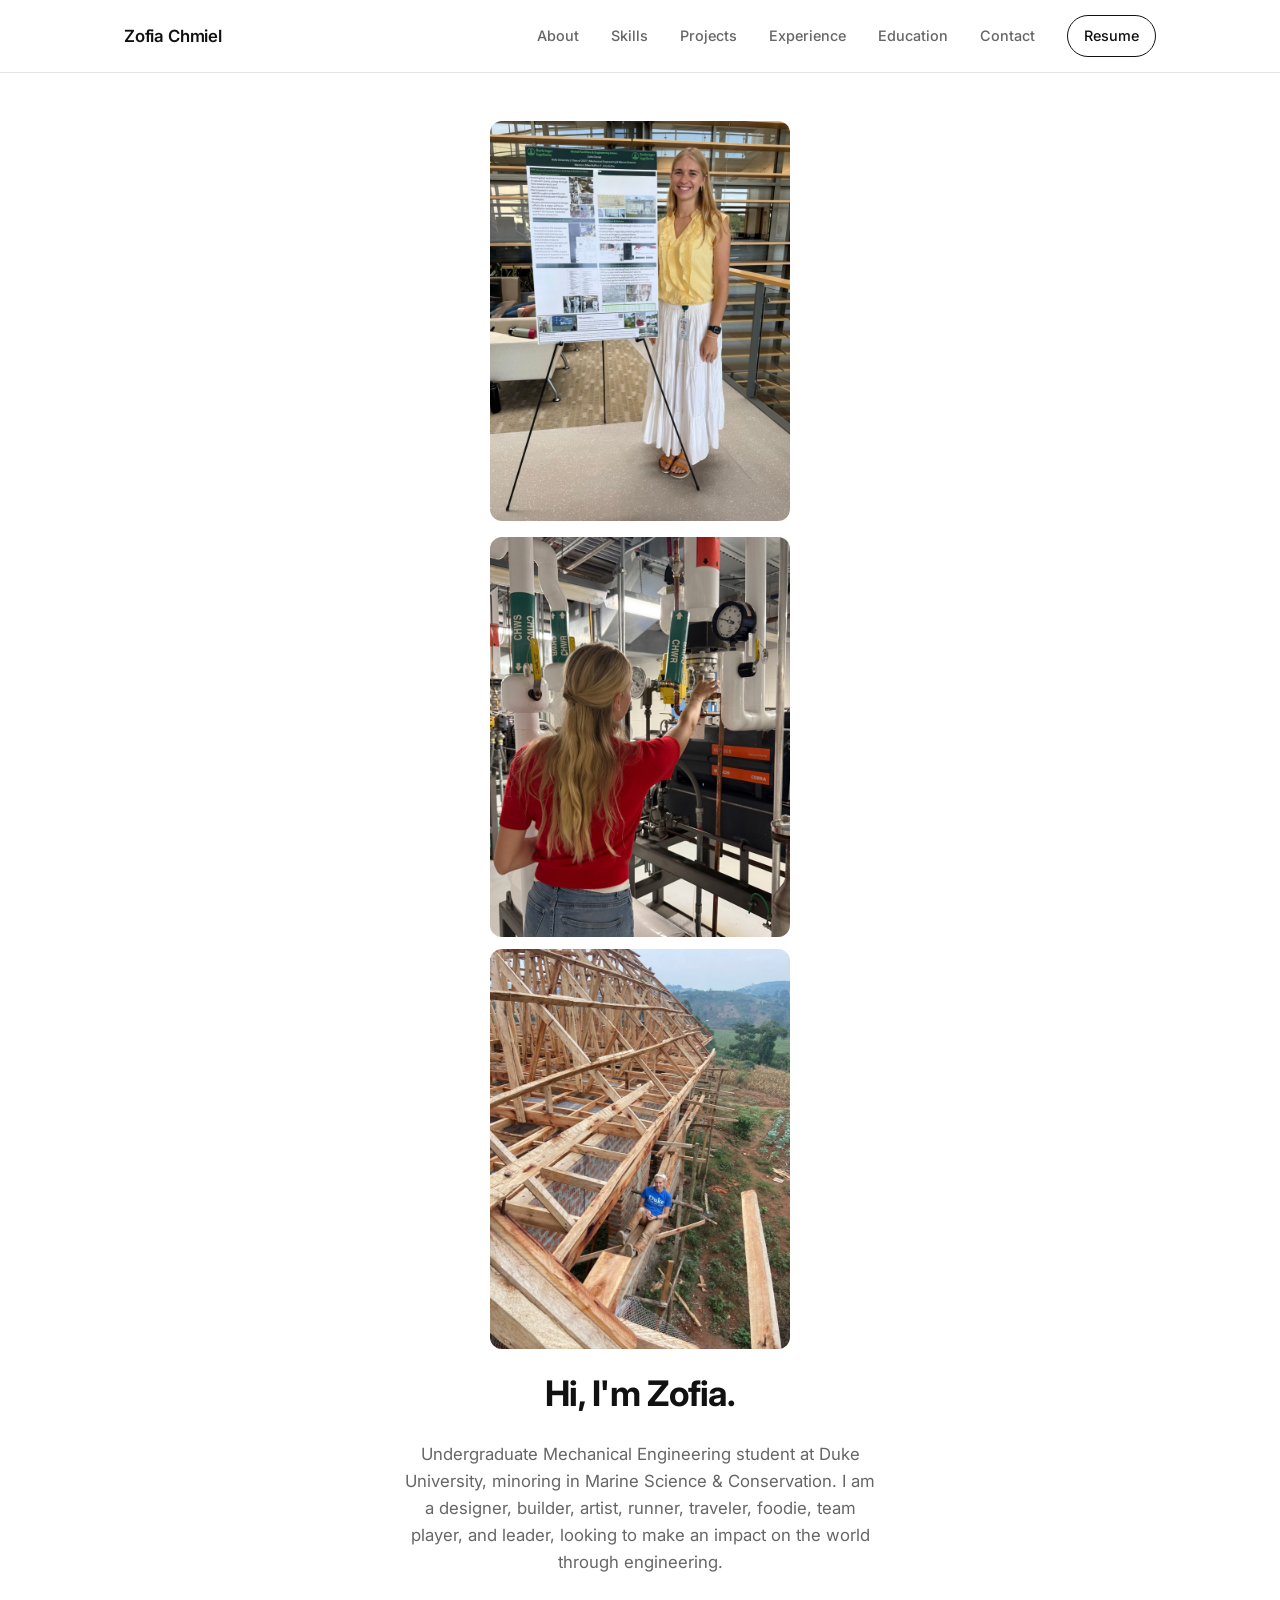
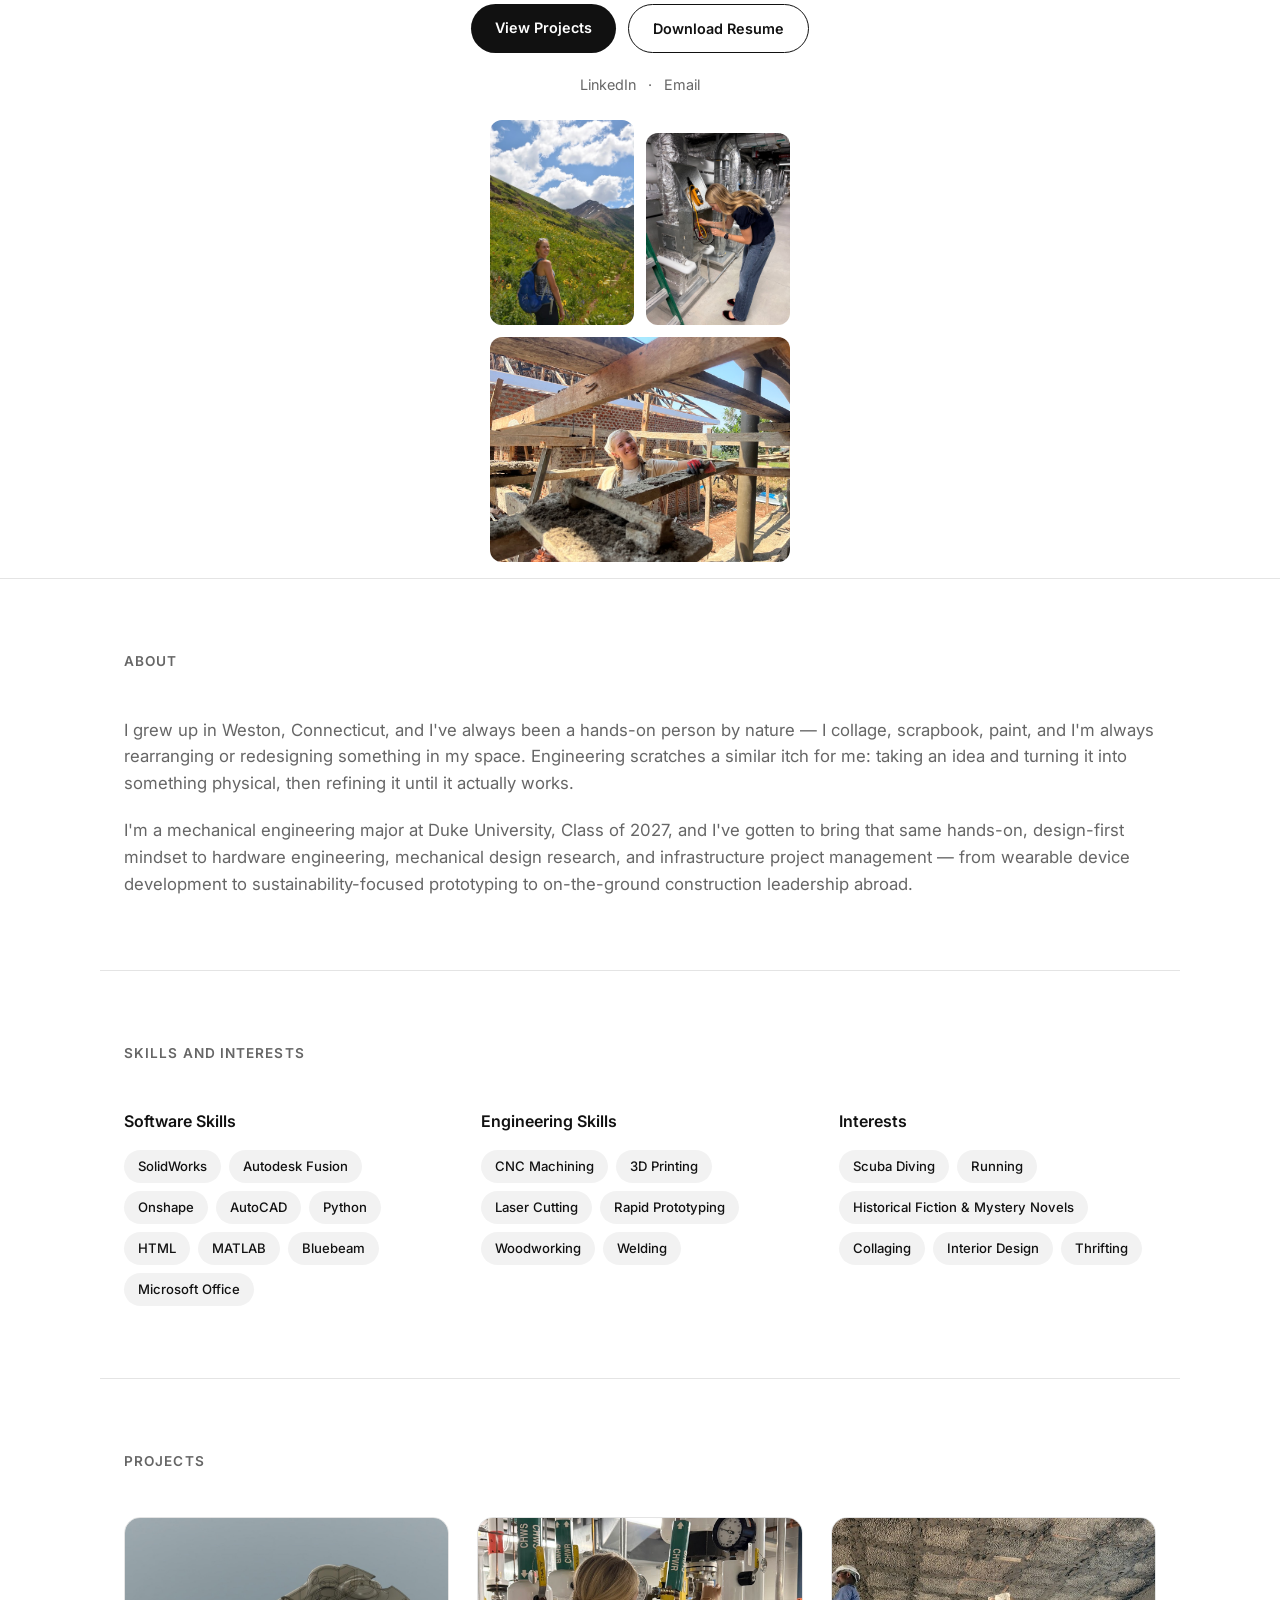
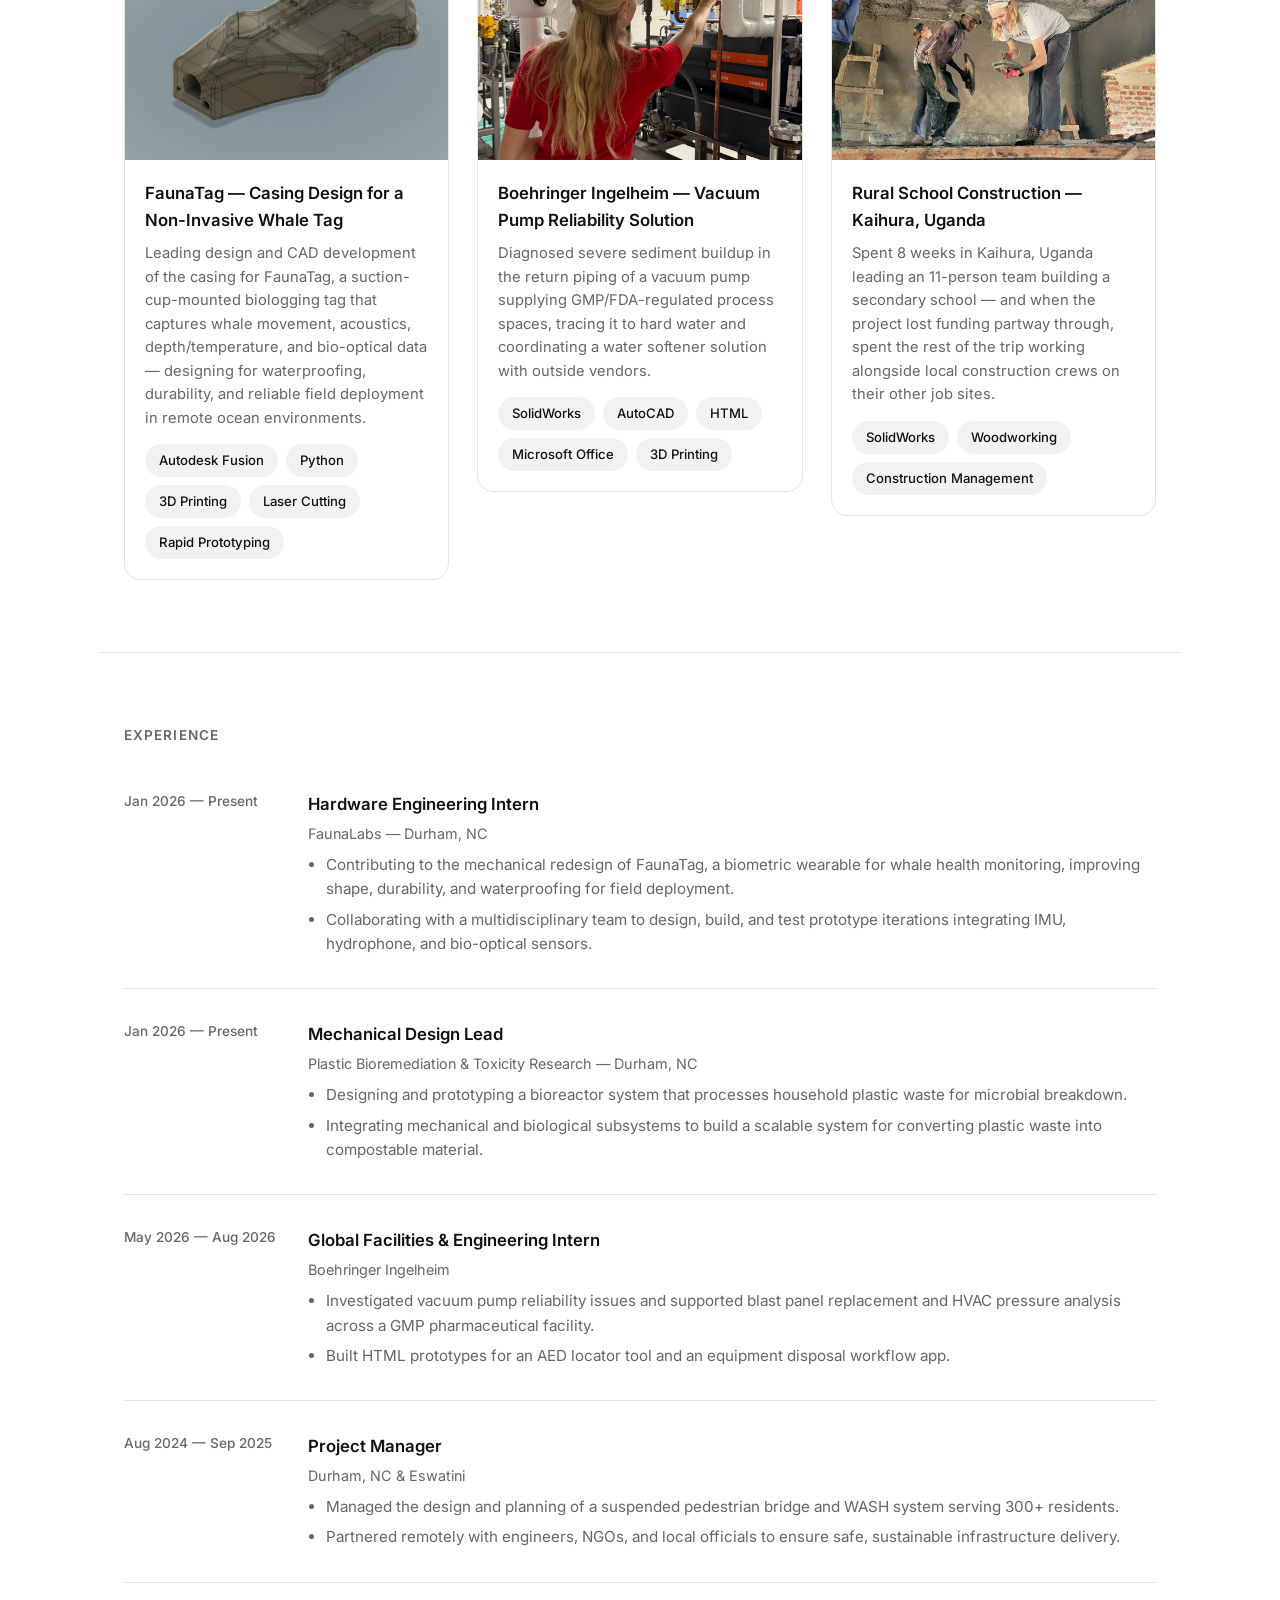
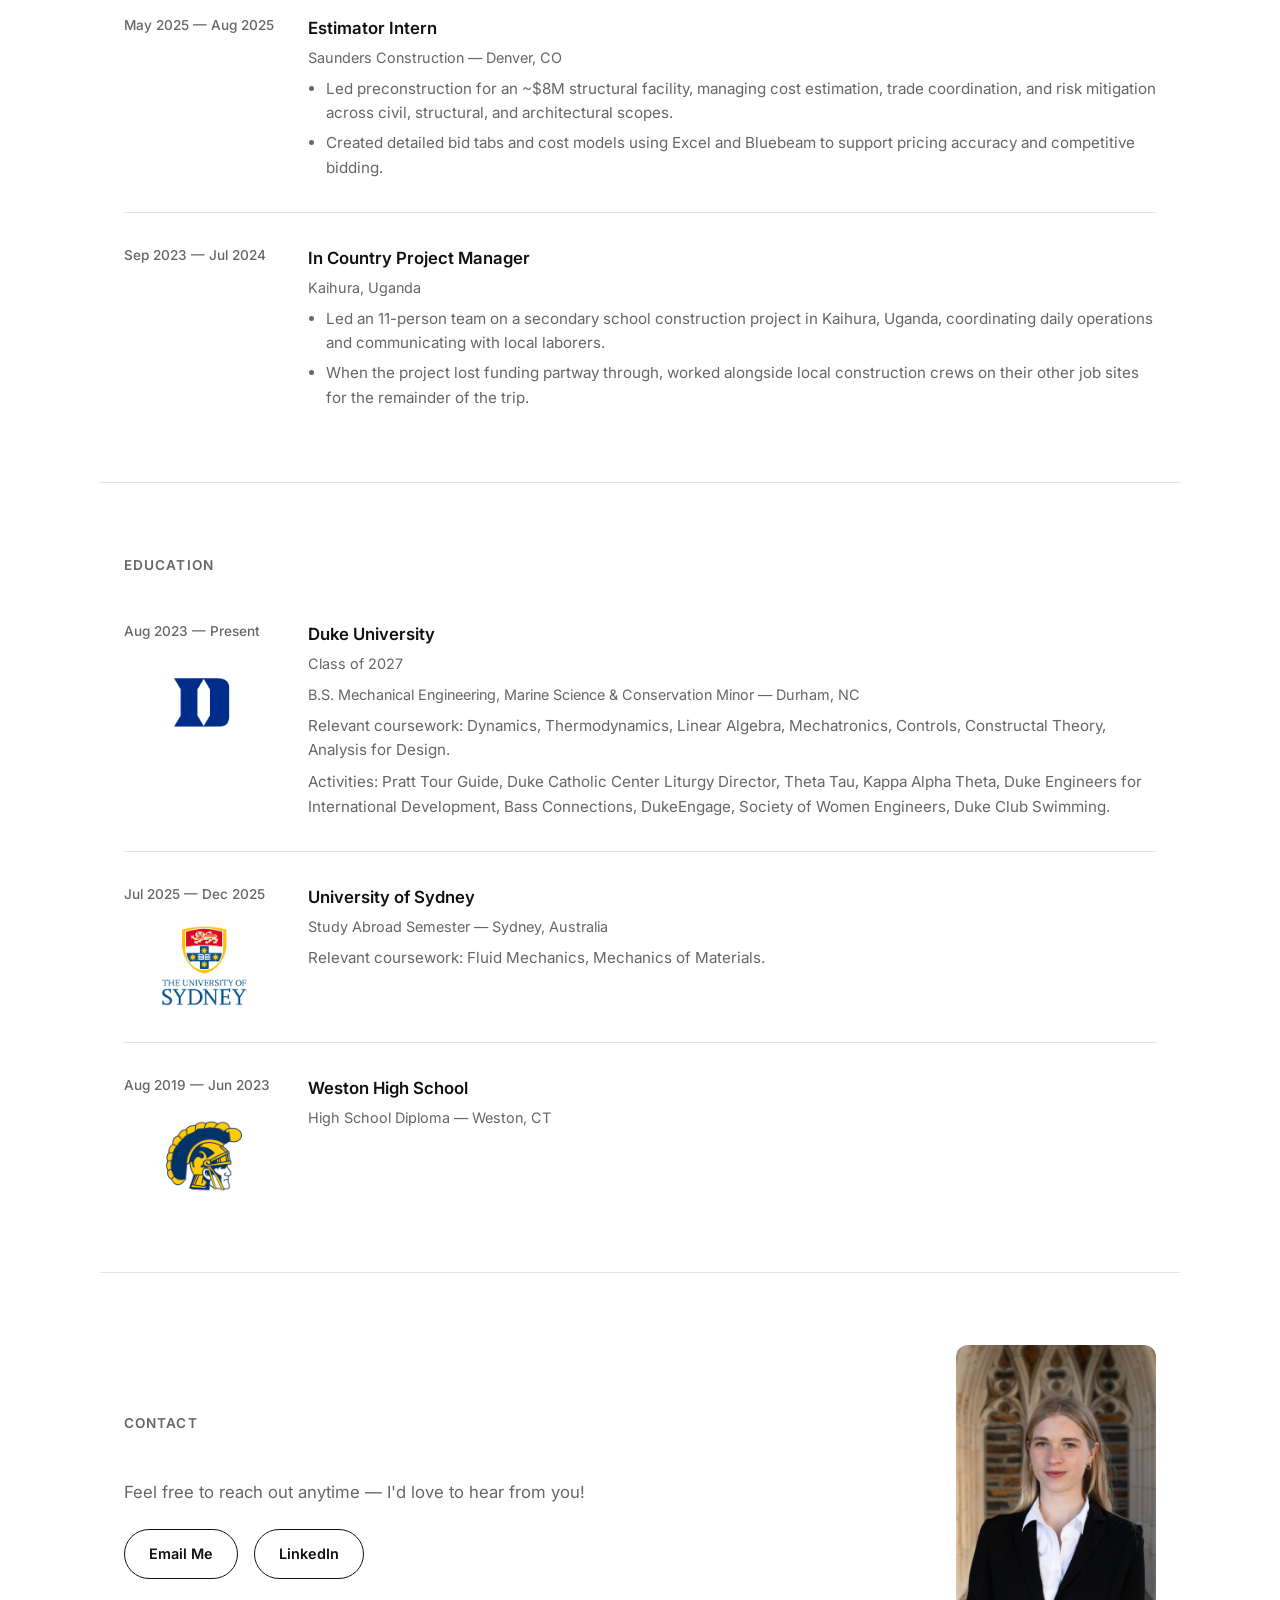
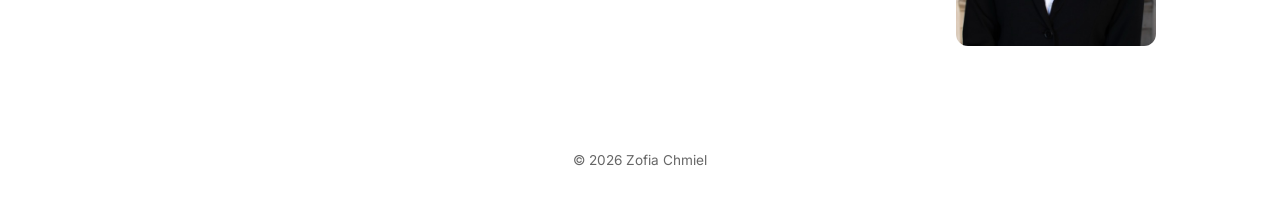
<file: index.html>
<!DOCTYPE html>
<html lang="en">
<head>
<meta charset="UTF-8">
<meta name="viewport" content="width=device-width, initial-scale=1.0">
<title>Zofia Chmiel - Portfolio</title>
<meta name="description" content="Portfolio of Zofia Chmiel, mechanical engineer. Projects, experience, and resume.">
<link rel="preconnect" href="https://fonts.googleapis.com">
<link rel="preconnect" href="https://fonts.gstatic.com" crossorigin>
<link href="https://fonts.googleapis.com/css2?family=Inter:wght@400;500;600;700&display=swap" rel="stylesheet">
<link rel="stylesheet" href="css/style.css?v=60">
</head>
<body>

<header class="site-header">
  <div class="container header-inner">
    <a href="#" class="logo">Zofia Chmiel</a>
    <nav class="nav" id="nav">
      <a href="#about">About</a>
      <a href="#skills">Skills</a>
      <a href="#projects">Projects</a>
      <a href="#experience">Experience</a>
      <a href="#education">Education</a>
      <a href="#contact">Contact</a>
      <a href="resume/resume.pdf" class="nav-resume" target="_blank">Resume</a>
    </nav>
    <button class="nav-toggle" id="navToggle" aria-label="Toggle menu">
      <span></span><span></span><span></span>
    </button>
  </div>
</header>

<main>

  <!-- HERO -->
  <section class="hero-collage-frame" id="top">
    <div class="hero-left-group">
      <div class="hero-outer-photo">
        <img src="images/collage-6.jpg" alt="Zofia Chmiel" onerror="this.parentElement.classList.add('no-image')">
      </div>
      <div class="hero-left-pair">
        <div>
          <img src="images/collage-3.jpg" alt="Zofia Chmiel" onerror="this.parentElement.parentElement.classList.add('no-image')">
        </div>
        <div>
          <img src="images/collage-5.jpg" alt="Zofia Chmiel" onerror="this.parentElement.parentElement.classList.add('no-image')">
        </div>
      </div>
    </div>
    <div class="hero-text-freeform">
      <h1>Hi, I'm Zofia.</h1>
      <p class="hero-sub">
        Undergraduate Mechanical Engineering student at Duke University,
        minoring in Marine Science &amp; Conservation. I am a designer,
        builder, artist, runner, traveler, foodie, team player,
        and leader, looking to make an impact on the world through
        engineering.
      </p>
      <div class="hero-actions">
        <a href="#projects" class="btn btn-primary">View Projects</a>
        <a href="resume/resume.pdf" class="btn btn-outline" target="_blank">Download Resume</a>
      </div>
      <div class="hero-links">
        <a href="https://www.linkedin.com/in/zofia-chmiel" target="_blank" rel="noopener">LinkedIn</a>
        <span class="dot">·</span>
        <a href="mailto:zofiafchmiel@gmail.com">Email</a>
      </div>
    </div>
    <div class="hero-side-group">
      <div class="hero-side-row">
        <div class="hero-crop-top">
          <img src="images/collage-7.jpg" alt="Zofia Chmiel" onerror="this.parentElement.parentElement.classList.add('no-image')">
        </div>
        <div>
          <img src="images/collage-1.jpg" alt="Zofia Chmiel" onerror="this.parentElement.parentElement.classList.add('no-image')">
        </div>
      </div>
      <div class="hero-side-bottom">
        <img src="images/collage-4.jpg" alt="Zofia Chmiel" onerror="this.parentElement.classList.add('no-image')">
      </div>
    </div>
  </section>

  <!-- ABOUT -->
  <section class="about container" id="about">
    <h2 class="section-title">About</h2>
    <p class="about-text">
      I grew up in Weston, Connecticut, and I've always been a hands-on
      person by nature — I collage, scrapbook, paint, and I'm always
      rearranging or redesigning something in my space. Engineering
      scratches a similar itch for me: taking an idea and turning it
      into something physical, then refining it until it actually
      works.
    </p>
    <p class="about-text">
      I'm a mechanical engineering major at Duke University, Class of
      2027, and I've gotten to bring that same hands-on, design-first
      mindset to hardware engineering, mechanical design research, and
      infrastructure project management — from wearable device
      development to sustainability-focused prototyping to
      on-the-ground construction leadership abroad.
    </p>
  </section>

  <!-- SKILLS -->
  <section class="skills container" id="skills">
    <h2 class="section-title">Skills and Interests</h2>
    <div class="skills-grid">
      <div class="skill-group">
        <h3>Software Skills</h3>
        <div class="tags">
          <span class="tag">SolidWorks</span>
          <span class="tag">Autodesk Fusion</span>
          <span class="tag">Onshape</span>
          <span class="tag">AutoCAD</span>
          <span class="tag">Python</span>
          <span class="tag">HTML</span>
          <span class="tag">MATLAB</span>
          <span class="tag">Bluebeam</span>
          <span class="tag">Microsoft Office</span>
        </div>
      </div>
      <div class="skill-group">
        <h3>Engineering Skills</h3>
        <div class="tags">
          <span class="tag">CNC Machining</span>
          <span class="tag">3D Printing</span>
          <span class="tag">Laser Cutting</span>
          <span class="tag">Rapid Prototyping</span>
          <span class="tag">Woodworking</span>
          <span class="tag">Welding</span>
        </div>
      </div>
      <div class="skill-group">
        <h3>Interests</h3>
        <div class="tags">
          <span class="tag">Scuba Diving</span>
          <span class="tag">Running</span>
          <span class="tag">Historical Fiction &amp; Mystery Novels</span>
          <span class="tag">Collaging</span>
          <span class="tag">Interior Design</span>
          <span class="tag">Thrifting</span>
        </div>
      </div>
    </div>
  </section>

  <!-- PROJECTS -->
  <section class="projects container" id="projects">
    <h2 class="section-title">Projects</h2>
    <div class="project-grid">

      <a href="projects/faunatag.html" class="project-card-link">
        <article class="project-card">
          <div class="project-image">
            <img src="images/faunatag.jpg" alt="FaunaTag casing CAD model" onerror="this.parentElement.classList.add('no-image')">
          </div>
          <div class="project-body">
            <h3>FaunaTag — Casing Design for a Non-Invasive Whale Tag</h3>
            <p>Leading design and CAD development of the casing for
              FaunaTag, a suction-cup-mounted biologging tag that
              captures whale movement, acoustics, depth/temperature, and
              bio-optical data — designing for waterproofing, durability,
              and reliable field deployment in remote ocean
              environments.</p>
            <div class="tags">
              <span class="tag">Autodesk Fusion</span>
              <span class="tag">Python</span>
              <span class="tag">3D Printing</span>
              <span class="tag">Laser Cutting</span>
              <span class="tag">Rapid Prototyping</span>
            </div>
          </div>
        </article>
      </a>

      <a href="projects/vacuum-pump.html" class="project-card-link">
        <article class="project-card">
          <div class="project-image focus-center">
            <img src="images/vacuum-pump.jpg" alt="Zofia working on the vacuum pump unit at Boehringer Ingelheim" onerror="this.parentElement.classList.add('no-image')">
          </div>
          <div class="project-body">
            <h3>Boehringer Ingelheim — Vacuum Pump Reliability Solution</h3>
            <p>Diagnosed severe sediment buildup in the return piping of
              a vacuum pump supplying GMP/FDA-regulated process spaces,
              tracing it to hard water and coordinating a water softener
              solution with outside vendors.</p>
            <div class="tags">
              <span class="tag">SolidWorks</span>
              <span class="tag">AutoCAD</span>
              <span class="tag">HTML</span>
              <span class="tag">Microsoft Office</span>
              <span class="tag">3D Printing</span>
            </div>
          </div>
        </article>
      </a>

      <a href="projects/uganda.html" class="project-card-link">
        <article class="project-card">
          <div class="project-image">
            <img src="images/uganda.jpg" alt="Rural school construction project in Kaihura, Uganda" onerror="this.parentElement.classList.add('no-image')">
          </div>
          <div class="project-body">
            <h3>Rural School Construction — Kaihura, Uganda</h3>
            <p>Spent 8 weeks in Kaihura, Uganda leading an 11-person team
              building a secondary school — and when the project lost
              funding partway through, spent the rest of the trip
              working alongside local construction crews on their other
              job sites.</p>
            <div class="tags">
              <span class="tag">SolidWorks</span>
              <span class="tag">Woodworking</span>
              <span class="tag">Construction Management</span>
            </div>
          </div>
        </article>
      </a>

    </div>
  </section>

  <!-- EXPERIENCE -->
  <section class="experience container" id="experience">
    <h2 class="section-title">Experience</h2>
    <div class="timeline">

      <div class="timeline-item">
        <div class="timeline-date">Jan 2026 — Present</div>
        <div class="timeline-content">
          <h3>Hardware Engineering Intern</h3>
          <p class="timeline-org">FaunaLabs — Durham, NC</p>
          <ul class="timeline-bullets">
            <li>Contributing to the mechanical redesign of FaunaTag, a
              biometric wearable for whale health monitoring, improving
              shape, durability, and waterproofing for field deployment.</li>
            <li>Collaborating with a multidisciplinary team to design,
              build, and test prototype iterations integrating IMU,
              hydrophone, and bio-optical sensors.</li>
          </ul>
        </div>
      </div>

      <div class="timeline-item">
        <div class="timeline-date">Jan 2026 — Present</div>
        <div class="timeline-content">
          <h3>Mechanical Design Lead</h3>
          <p class="timeline-org">Plastic Bioremediation &amp; Toxicity Research — Durham, NC</p>
          <ul class="timeline-bullets">
            <li>Designing and prototyping a bioreactor system that
              processes household plastic waste for microbial breakdown.</li>
            <li>Integrating mechanical and biological subsystems to build
              a scalable system for converting plastic waste into
              compostable material.</li>
          </ul>
        </div>
      </div>

      <div class="timeline-item">
        <div class="timeline-date">May 2026 — Aug 2026</div>
        <div class="timeline-content">
          <h3>Global Facilities &amp; Engineering Intern</h3>
          <p class="timeline-org">Boehringer Ingelheim</p>
          <ul class="timeline-bullets">
            <li>Investigated vacuum pump reliability issues and supported
              blast panel replacement and HVAC pressure analysis across a
              GMP pharmaceutical facility.</li>
            <li>Built HTML prototypes for an AED locator tool and an
              equipment disposal workflow app.</li>
          </ul>
        </div>
      </div>

      <div class="timeline-item">
        <div class="timeline-date">Aug 2024 — Sep 2025</div>
        <div class="timeline-content">
          <h3>Project Manager</h3>
          <p class="timeline-org">Durham, NC &amp; Eswatini</p>
          <ul class="timeline-bullets">
            <li>Managed the design and planning of a suspended pedestrian
              bridge and WASH system serving 300+ residents.</li>
            <li>Partnered remotely with engineers, NGOs, and local
              officials to ensure safe, sustainable infrastructure
              delivery.</li>
          </ul>
        </div>
      </div>

      <div class="timeline-item">
        <div class="timeline-date">May 2025 — Aug 2025</div>
        <div class="timeline-content">
          <h3>Estimator Intern</h3>
          <p class="timeline-org">Saunders Construction — Denver, CO</p>
          <ul class="timeline-bullets">
            <li>Led preconstruction for an ~$8M structural facility,
              managing cost estimation, trade coordination, and risk
              mitigation across civil, structural, and architectural
              scopes.</li>
            <li>Created detailed bid tabs and cost models using Excel and
              Bluebeam to support pricing accuracy and competitive
              bidding.</li>
          </ul>
        </div>
      </div>

      <div class="timeline-item">
        <div class="timeline-date">Sep 2023 — Jul 2024</div>
        <div class="timeline-content">
          <h3>In Country Project Manager</h3>
          <p class="timeline-org">Kaihura, Uganda</p>
          <ul class="timeline-bullets">
            <li>Led an 11-person team on a secondary school construction
              project in Kaihura, Uganda, coordinating daily operations
              and communicating with local laborers.</li>
            <li>When the project lost funding partway through, worked
              alongside local construction crews on their other job
              sites for the remainder of the trip.</li>
          </ul>
        </div>
      </div>

    </div>
  </section>

  <!-- EDUCATION -->
  <section class="experience container" id="education">
    <h2 class="section-title">Education</h2>
    <div class="timeline">

      <div class="timeline-item">
        <div class="timeline-date">
          Aug 2023 — Present
          <img src="images/duke-logo.jpg" alt="Duke University logo" class="timeline-logo">
        </div>
        <div class="timeline-content">
          <h3>Duke University</h3>
          <p class="timeline-org">Class of 2027</p>
          <p class="timeline-org">B.S. Mechanical Engineering, Marine Science &amp; Conservation Minor — Durham, NC</p>
          <p>Relevant coursework: Dynamics, Thermodynamics, Linear
            Algebra, Mechatronics, Controls, Constructal Theory,
            Analysis for Design.</p>
          <p>Activities: Pratt Tour Guide, Duke Catholic Center Liturgy
            Director, Theta Tau, Kappa Alpha Theta, Duke Engineers for
            International Development, Bass Connections, DukeEngage,
            Society of Women Engineers, Duke Club Swimming.</p>
        </div>
      </div>

      <div class="timeline-item">
        <div class="timeline-date">
          Jul 2025 — Dec 2025
          <img src="images/sydney-logo.png" alt="University of Sydney logo" class="timeline-logo">
        </div>
        <div class="timeline-content">
          <h3>University of Sydney</h3>
          <p class="timeline-org">Study Abroad Semester — Sydney, Australia</p>
          <p>Relevant coursework: Fluid Mechanics, Mechanics of Materials.</p>
        </div>
      </div>

      <div class="timeline-item">
        <div class="timeline-date">
          Aug 2019 — Jun 2023
          <img src="images/weston-logo.png" alt="Weston High School logo" class="timeline-logo">
        </div>
        <div class="timeline-content">
          <h3>Weston High School</h3>
          <p class="timeline-org">High School Diploma — Weston, CT</p>
        </div>
      </div>

    </div>
  </section>

  <!-- CONTACT -->
  <section class="contact container" id="contact">
    <div class="contact-inner">
      <div class="contact-text">
        <h2 class="section-title">Contact</h2>
        <p class="about-text">
          Feel free to reach out anytime — I'd love to hear from you!
        </p>
        <div class="contact-links">
          <a href="mailto:zofiafchmiel@gmail.com" class="btn btn-outline">Email Me</a>
          <a href="https://www.linkedin.com/in/zofia-chmiel" target="_blank" rel="noopener" class="btn btn-outline">LinkedIn</a>
        </div>
      </div>
      <div class="contact-photo">
        <img src="images/contact-headshot.jpg" alt="Zofia Chmiel">
      </div>
    </div>
  </section>

</main>

<footer class="site-footer">
  <div class="container">
    <p>&copy; <span id="year"></span> Zofia Chmiel</p>
  </div>
</footer>

<script src="js/script.js"></script>
</body>
</html>
</file>
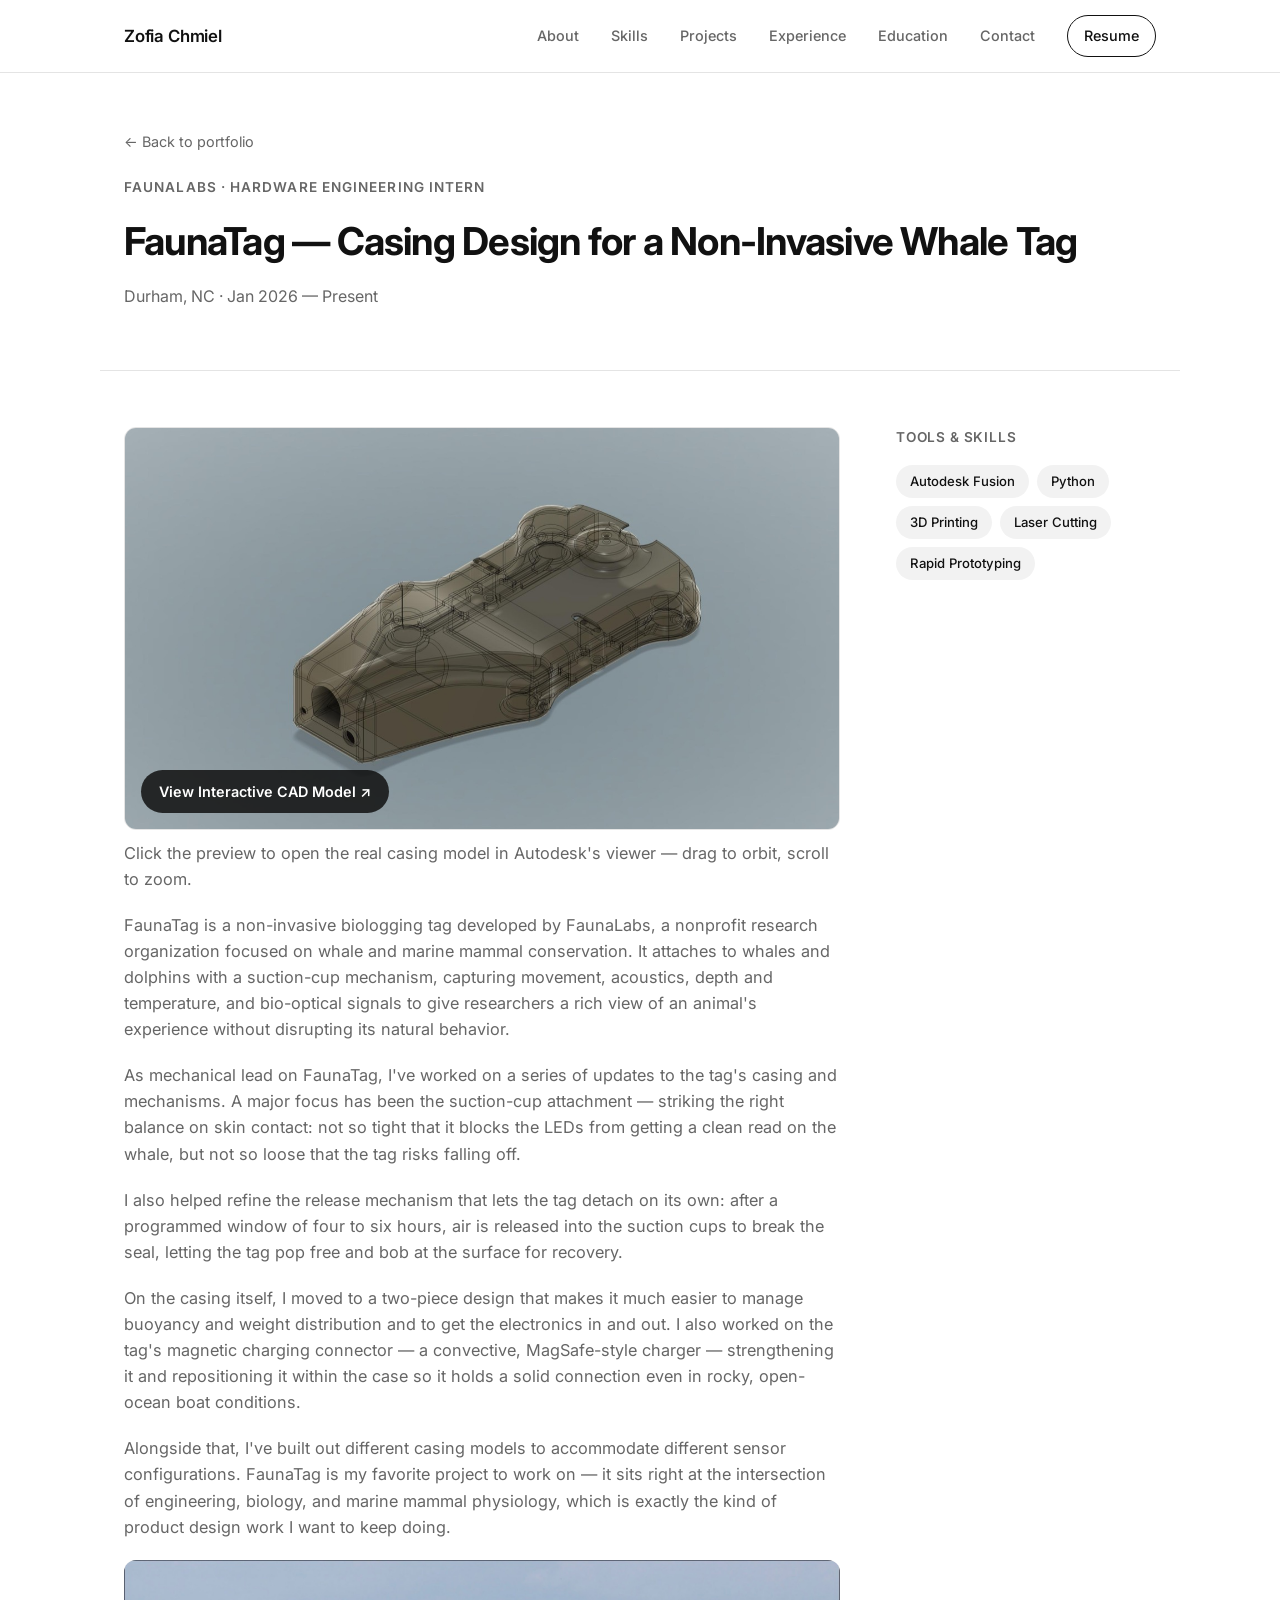
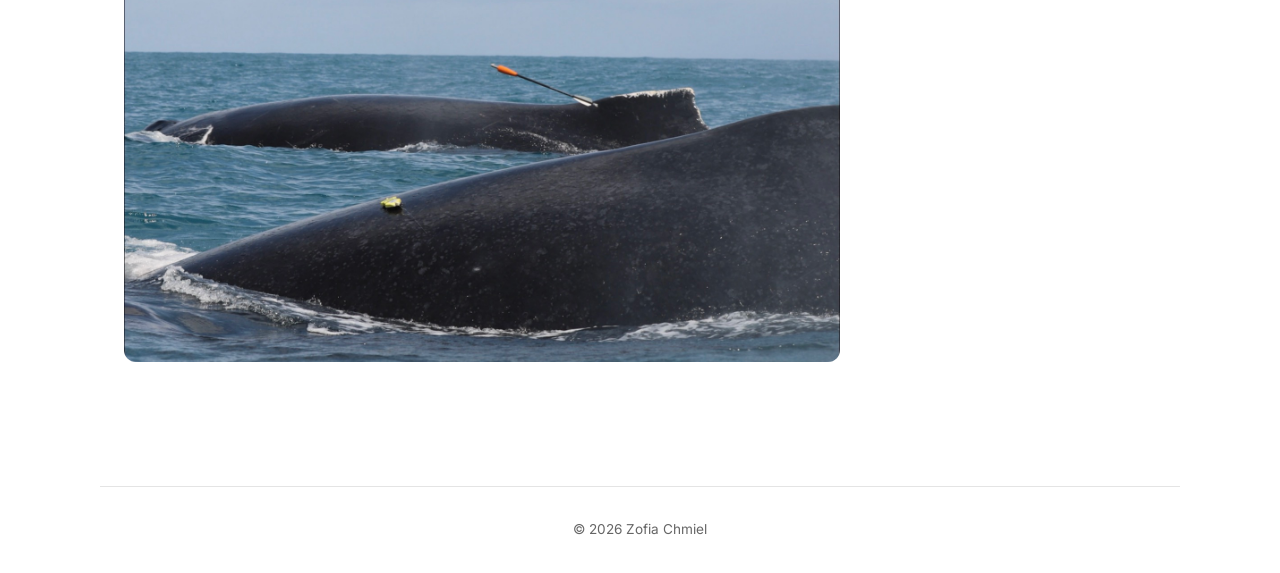
<file: projects/faunatag.html>
<!DOCTYPE html>
<html lang="en">
<head>
<meta charset="UTF-8">
<meta name="viewport" content="width=device-width, initial-scale=1.0">
<title>Zofia Chmiel - Portfolio</title>
<meta name="description" content="Design and CAD development of the casing for FaunaTag, a non-invasive whale and dolphin biologging tag, at FaunaLabs.">
<link rel="preconnect" href="https://fonts.googleapis.com">
<link rel="preconnect" href="https://fonts.gstatic.com" crossorigin>
<link href="https://fonts.googleapis.com/css2?family=Inter:wght@400;500;600;700&display=swap" rel="stylesheet">
<link rel="stylesheet" href="../css/style.css?v=60">
</head>
<body>

<header class="site-header">
  <div class="container header-inner">
    <a href="../index.html" class="logo">Zofia Chmiel</a>
    <nav class="nav" id="nav">
      <a href="../index.html#about">About</a>
      <a href="../index.html#skills">Skills</a>
      <a href="../index.html#projects">Projects</a>
      <a href="../index.html#experience">Experience</a>
      <a href="../index.html#education">Education</a>
      <a href="../index.html#contact">Contact</a>
      <a href="../resume/resume.pdf" class="nav-resume" target="_blank">Resume</a>
    </nav>
    <button class="nav-toggle" id="navToggle" aria-label="Toggle menu">
      <span></span><span></span><span></span>
    </button>
  </div>
</header>

<main>

  <section class="project-hero container">
    <a href="../index.html#projects" class="back-link">&larr; Back to portfolio</a>
    <p class="eyebrow">FaunaLabs &middot; Hardware Engineering Intern</p>
    <h1>FaunaTag — Casing Design for a Non-Invasive Whale Tag</h1>
    <p class="project-meta">Durham, NC · Jan 2026 — Present</p>
  </section>

  <section class="project-detail-body container">
    <div class="project-detail-text">
      <a class="model-embed model-link" href="https://faunalabs.autodesk360.com/g/shares/SH28cd1QT2badd0ea72bd26fdd2bce40d7fa" target="_blank" rel="noopener">
        <img src="../images/faunatag-cad.jpg" alt="FaunaTag casing CAD model preview" onerror="this.parentElement.classList.add('no-image')">
        <span class="model-link-label">View Interactive CAD Model &#8599;</span>
      </a>
      <p class="model-caption">Click the preview to open the real casing model in Autodesk's viewer — drag to orbit, scroll to zoom.</p>

      <p>
        FaunaTag is a non-invasive biologging tag developed by FaunaLabs,
        a nonprofit research organization focused on whale and marine
        mammal conservation. It attaches to whales and dolphins with a
        suction-cup mechanism, capturing movement, acoustics, depth and
        temperature, and bio-optical signals to give researchers a rich
        view of an animal's experience without disrupting its natural
        behavior.
      </p>
      <p>
        As mechanical lead on FaunaTag, I've worked on a series of
        updates to the tag's casing and mechanisms. A major focus has
        been the suction-cup attachment — striking the right balance on
        skin contact: not so tight that it blocks the LEDs from getting
        a clean read on the whale, but not so loose that the tag risks
        falling off.
      </p>
      <p>
        I also helped refine the release mechanism that lets the tag
        detach on its own: after a programmed window of four to six
        hours, air is released into the suction cups to break the seal,
        letting the tag pop free and bob at the surface for recovery.
      </p>
      <p>
        On the casing itself, I moved to a two-piece design that makes
        it much easier to manage buoyancy and weight distribution and to
        get the electronics in and out. I also worked on the tag's
        magnetic charging connector — a convective, MagSafe-style
        charger — strengthening it and repositioning it within the case
        so it holds a solid connection even in rocky, open-ocean boat
        conditions.
      </p>
      <p>
        Alongside that, I've built out different casing models to
        accommodate different sensor configurations. FaunaTag is my
        favorite project to work on — it sits right at the intersection
        of engineering, biology, and marine mammal physiology, which is
        exactly the kind of product design work I want to keep doing.
      </p>

      <div class="inline-gallery single">
        <div class="gallery-image">
          <img src="../images/faunatag-whale.jpg" alt="FaunaTag deployed on a whale" onerror="this.parentElement.classList.add('no-image')">
        </div>
      </div>
    </div>
    <aside class="project-detail-side">
      <h3>Tools &amp; Skills</h3>
      <div class="tags">
        <span class="tag">Autodesk Fusion</span>
        <span class="tag">Python</span>
        <span class="tag">3D Printing</span>
        <span class="tag">Laser Cutting</span>
        <span class="tag">Rapid Prototyping</span>
      </div>
    </aside>
  </section>

</main>

<footer class="site-footer">
  <div class="container">
    <p>&copy; <span id="year"></span> Zofia Chmiel</p>
  </div>
</footer>

<script src="../js/script.js"></script>
</body>
</html>
</file>
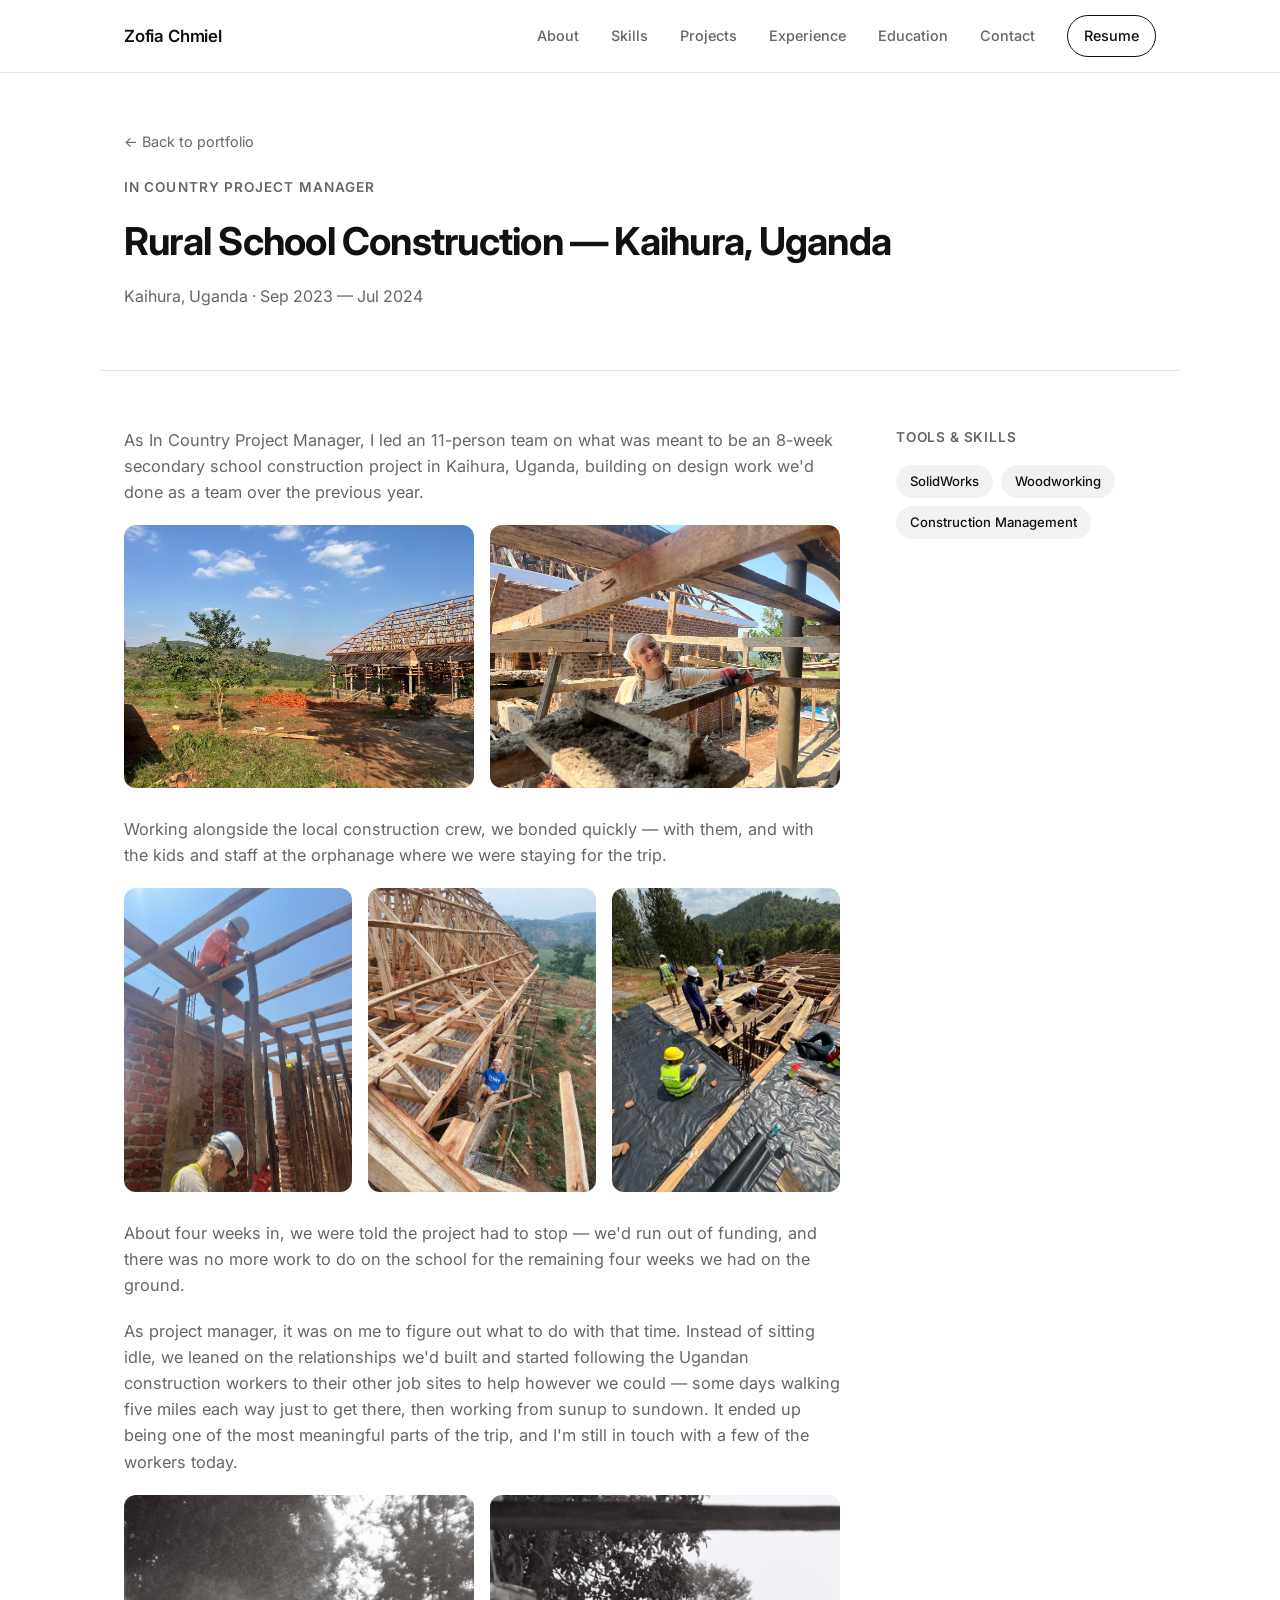
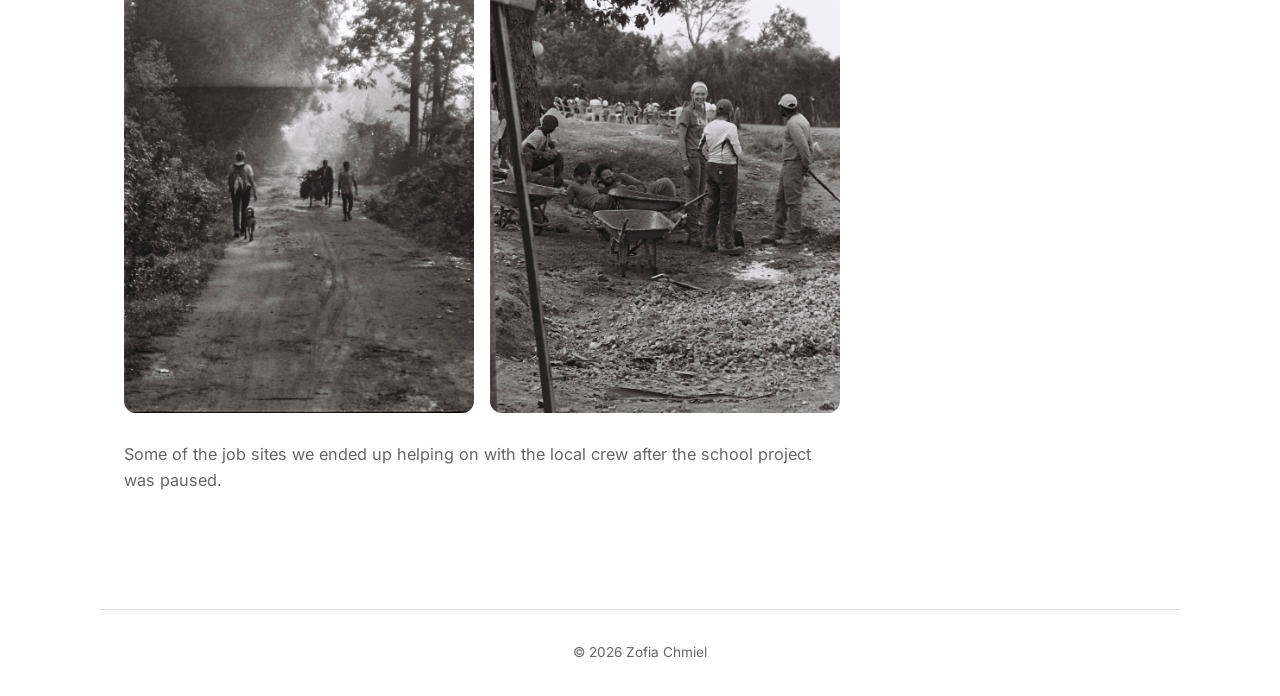
<file: projects/uganda.html>
<!DOCTYPE html>
<html lang="en">
<head>
<meta charset="UTF-8">
<meta name="viewport" content="width=device-width, initial-scale=1.0">
<title>Zofia Chmiel - Portfolio</title>
<meta name="description" content="Leading an 11-person team on a secondary school construction project in Kaihura, Uganda, and adapting after the project lost funding partway through.">
<link rel="preconnect" href="https://fonts.googleapis.com">
<link rel="preconnect" href="https://fonts.gstatic.com" crossorigin>
<link href="https://fonts.googleapis.com/css2?family=Inter:wght@400;500;600;700&display=swap" rel="stylesheet">
<link rel="stylesheet" href="../css/style.css?v=60">
</head>
<body>

<header class="site-header">
  <div class="container header-inner">
    <a href="../index.html" class="logo">Zofia Chmiel</a>
    <nav class="nav" id="nav">
      <a href="../index.html#about">About</a>
      <a href="../index.html#skills">Skills</a>
      <a href="../index.html#projects">Projects</a>
      <a href="../index.html#experience">Experience</a>
      <a href="../index.html#education">Education</a>
      <a href="../index.html#contact">Contact</a>
      <a href="../resume/resume.pdf" class="nav-resume" target="_blank">Resume</a>
    </nav>
    <button class="nav-toggle" id="navToggle" aria-label="Toggle menu">
      <span></span><span></span><span></span>
    </button>
  </div>
</header>

<main>

  <section class="project-hero container">
    <a href="../index.html#projects" class="back-link">&larr; Back to portfolio</a>
    <p class="eyebrow">In Country Project Manager</p>
    <h1>Rural School Construction — Kaihura, Uganda</h1>
    <p class="project-meta">Kaihura, Uganda · Sep 2023 — Jul 2024</p>
  </section>

  <section class="project-detail-body container">
    <div class="project-detail-text">
      <p>
        As In Country Project Manager, I led an 11-person team on what
        was meant to be an 8-week secondary school construction project
        in Kaihura, Uganda, building on design work we'd done as a team
        over the previous year.
      </p>

      <div class="inline-gallery natural-size">
        <div class="gallery-image">
          <img src="../images/uganda-4.jpg" alt="The school building under construction, with the surrounding landscape" onerror="this.parentElement.classList.add('no-image')">
        </div>
        <div class="gallery-image">
          <img src="../images/uganda-2.jpg" alt="Zofia working with cement blocks under the roof framing" onerror="this.parentElement.classList.add('no-image')">
        </div>
      </div>

      <p>
        Working alongside the local construction crew, we bonded
        quickly — with them, and with the kids and staff at the
        orphanage where we were staying for the trip.
      </p>

      <div class="inline-gallery natural-size cols-3">
        <div class="gallery-image">
          <img src="../images/uganda-5.jpg" alt="Zofia and a teammate working on the roof framing" onerror="this.parentElement.classList.add('no-image')">
        </div>
        <div class="gallery-image">
          <img src="../images/uganda-3.jpg" alt="Zofia sitting on a roof beam wearing a Duke Class of 2027 shirt" onerror="this.parentElement.classList.add('no-image')">
        </div>
        <div class="gallery-image">
          <img src="../images/uganda-1.jpg" alt="Rural school construction project in Kaihura, Uganda" onerror="this.parentElement.classList.add('no-image')">
        </div>
      </div>

      <p>
        About four weeks in, we were told the project had to stop — we'd
        run out of funding, and there was no more work to do on the
        school for the remaining four weeks we had on the ground.
      </p>
      <p>
        As project manager, it was on me to figure out what to do with
        that time. Instead of sitting idle, we leaned on the
        relationships we'd built and started following the Ugandan
        construction workers to their other job sites to help however we
        could — some days walking five miles each way just to get there,
        then working from sunup to sundown. It ended up being one of the
        most meaningful parts of the trip, and I'm still in touch with a
        few of the workers today.
      </p>

      <div class="inline-gallery natural-size">
        <div class="gallery-image">
          <img src="../images/uganda-bw-1.jpg" alt="Walking down a dirt road near the build site" onerror="this.parentElement.classList.add('no-image')">
        </div>
        <div class="gallery-image">
          <img src="../images/uganda-bw-2.jpg" alt="The team taking a break during construction" onerror="this.parentElement.classList.add('no-image')">
        </div>
      </div>
      <p class="model-caption">Some of the job sites we ended up helping on with the local crew after the school project was paused.</p>
    </div>
    <aside class="project-detail-side">
      <h3>Tools &amp; Skills</h3>
      <div class="tags">
        <span class="tag">SolidWorks</span>
        <span class="tag">Woodworking</span>
        <span class="tag">Construction Management</span>
      </div>
    </aside>
  </section>

</main>

<footer class="site-footer">
  <div class="container">
    <p>&copy; <span id="year"></span> Zofia Chmiel</p>
  </div>
</footer>

<script src="../js/script.js"></script>
</body>
</html>
</file>
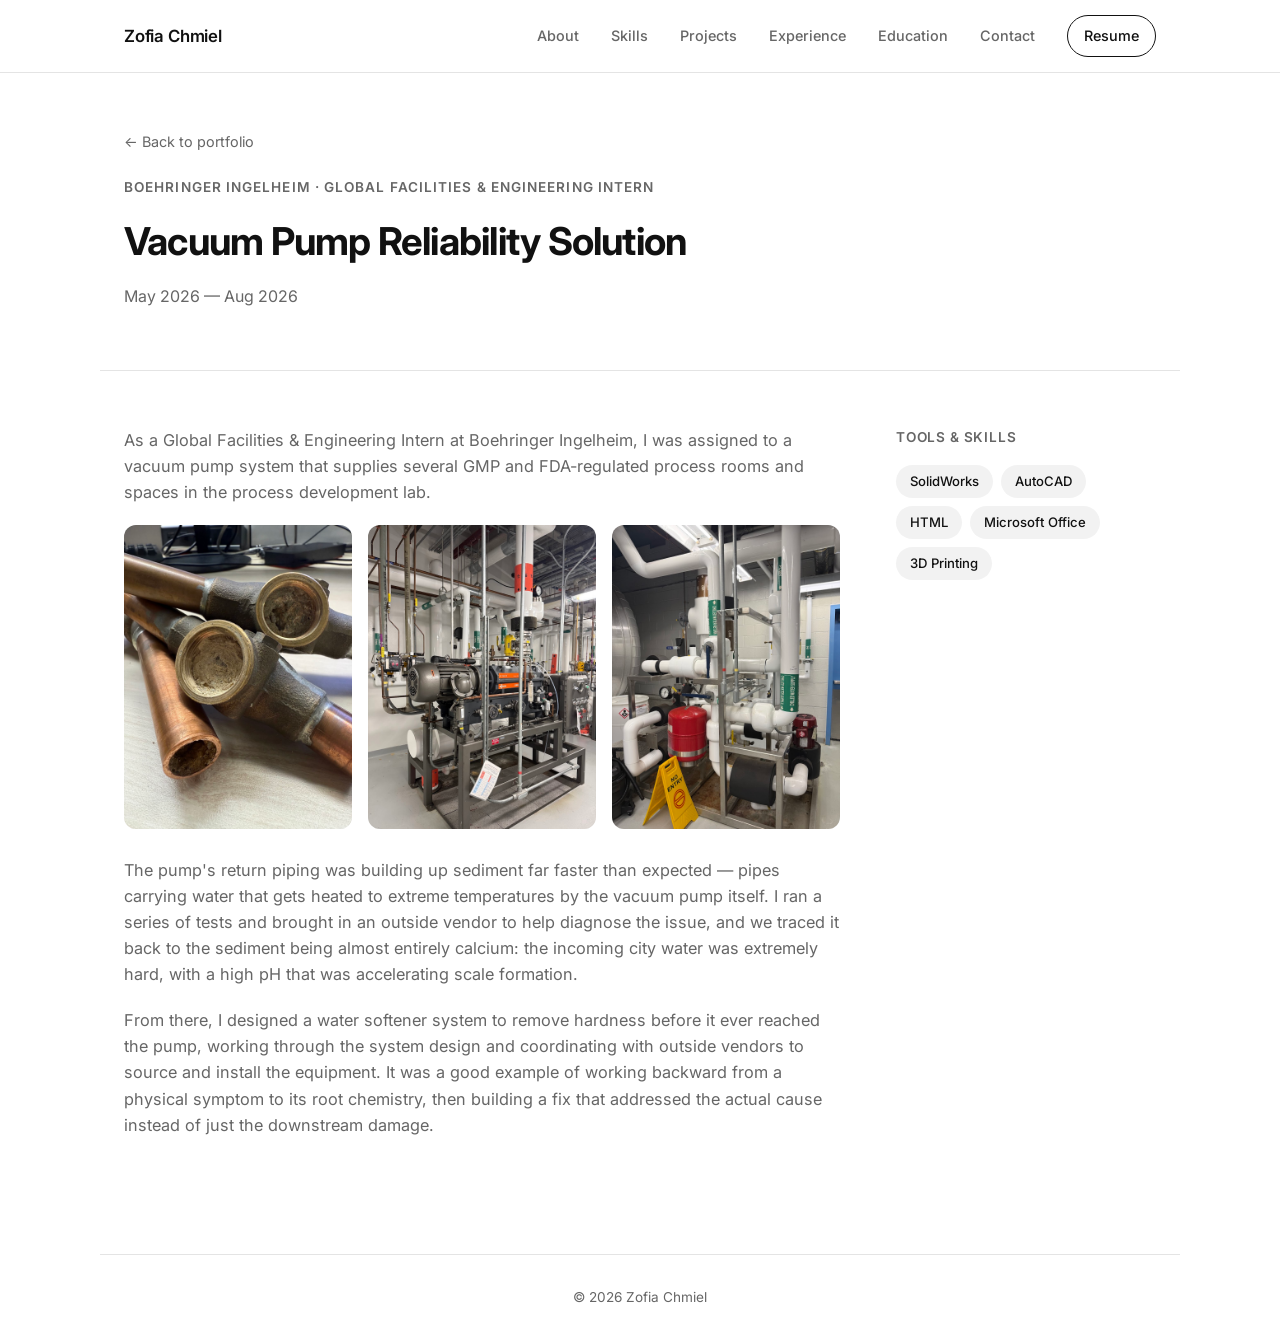
<file: projects/vacuum-pump.html>
<!DOCTYPE html>
<html lang="en">
<head>
<meta charset="UTF-8">
<meta name="viewport" content="width=device-width, initial-scale=1.0">
<title>Zofia Chmiel - Portfolio</title>
<meta name="description" content="Investigating and resolving recurring vacuum pump reliability issues at a GMP pharmaceutical facility, at Boehringer Ingelheim.">
<link rel="preconnect" href="https://fonts.googleapis.com">
<link rel="preconnect" href="https://fonts.gstatic.com" crossorigin>
<link href="https://fonts.googleapis.com/css2?family=Inter:wght@400;500;600;700&display=swap" rel="stylesheet">
<link rel="stylesheet" href="../css/style.css?v=60">
</head>
<body>

<header class="site-header">
  <div class="container header-inner">
    <a href="../index.html" class="logo">Zofia Chmiel</a>
    <nav class="nav" id="nav">
      <a href="../index.html#about">About</a>
      <a href="../index.html#skills">Skills</a>
      <a href="../index.html#projects">Projects</a>
      <a href="../index.html#experience">Experience</a>
      <a href="../index.html#education">Education</a>
      <a href="../index.html#contact">Contact</a>
      <a href="../resume/resume.pdf" class="nav-resume" target="_blank">Resume</a>
    </nav>
    <button class="nav-toggle" id="navToggle" aria-label="Toggle menu">
      <span></span><span></span><span></span>
    </button>
  </div>
</header>

<main>

  <section class="project-hero container">
    <a href="../index.html#projects" class="back-link">&larr; Back to portfolio</a>
    <p class="eyebrow">Boehringer Ingelheim &middot; Global Facilities &amp; Engineering Intern</p>
    <h1>Vacuum Pump Reliability Solution</h1>
    <p class="project-meta">May 2026 — Aug 2026</p>
  </section>

  <section class="project-detail-body container">
    <div class="project-detail-text">
      <p>
        As a Global Facilities &amp; Engineering Intern at Boehringer
        Ingelheim, I was assigned to a vacuum pump system that supplies
        several GMP and FDA-regulated process rooms and spaces in the
        process development lab.
      </p>

      <div class="inline-gallery natural-size cols-3">
        <div class="gallery-image">
          <img src="../images/vacuum-pump-3.jpg" alt="Mineral scale buildup found inside pipe fittings" onerror="this.parentElement.classList.add('no-image')">
        </div>
        <div class="gallery-image">
          <img src="../images/vacuum-pump-1.jpg" alt="Vacuum pump unit in the mechanical room" onerror="this.parentElement.classList.add('no-image')">
        </div>
        <div class="gallery-image">
          <img src="../images/vacuum-pump-2.jpg" alt="Mechanical room piping and equipment" onerror="this.parentElement.classList.add('no-image')">
        </div>
      </div>

      <p>
        The pump's return piping was building up sediment far faster
        than expected — pipes carrying water that gets heated to
        extreme temperatures by the vacuum pump itself. I ran a series
        of tests and brought in an outside vendor to help diagnose the
        issue, and we traced it back to the sediment being almost
        entirely calcium: the incoming city water was extremely hard,
        with a high pH that was accelerating scale formation.
      </p>

      <p>
        From there, I designed a water softener system to remove
        hardness before it ever reached the pump, working through the
        system design and coordinating with outside vendors to source
        and install the equipment. It was a good example of working
        backward from a physical symptom to its root chemistry, then
        building a fix that addressed the actual cause instead of just
        the downstream damage.
      </p>
    </div>
    <aside class="project-detail-side">
      <h3>Tools &amp; Skills</h3>
      <div class="tags">
        <span class="tag">SolidWorks</span>
        <span class="tag">AutoCAD</span>
        <span class="tag">HTML</span>
        <span class="tag">Microsoft Office</span>
        <span class="tag">3D Printing</span>
      </div>
    </aside>
  </section>

</main>

<footer class="site-footer">
  <div class="container">
    <p>&copy; <span id="year"></span> Zofia Chmiel</p>
  </div>
</footer>

<script src="../js/script.js"></script>
</body>
</html>
</file>
<file: css/style.css>
:root {
  --bg: #ffffff;
  --fg: #111111;
  --muted: #666666;
  --border: #e4e4e4;
  --tag-bg: #f2f2f2;
  --max-width: 1080px;
  --font: 'Inter', -apple-system, BlinkMacSystemFont, 'Segoe UI', sans-serif;
}

* { margin: 0; padding: 0; box-sizing: border-box; }

html { scroll-behavior: smooth; }

body {
  font-family: var(--font);
  color: var(--fg);
  background: var(--bg);
  line-height: 1.6;
  -webkit-font-smoothing: antialiased;
}

img { max-width: 100%; display: block; }

a {
  color: inherit;
  text-decoration: none;
}

.container {
  max-width: var(--max-width);
  margin: 0 auto;
  padding-left: 24px;
  padding-right: 24px;
}

/* ---------- Header ---------- */
.site-header {
  position: sticky;
  top: 0;
  background: rgba(255,255,255,0.9);
  backdrop-filter: blur(8px);
  border-bottom: 1px solid var(--border);
  z-index: 100;
}

.header-inner {
  display: flex;
  align-items: center;
  justify-content: space-between;
  height: 72px;
}

.logo {
  font-weight: 600;
  font-size: 1.05rem;
  letter-spacing: -0.01em;
}

.nav {
  display: flex;
  align-items: center;
  gap: 32px;
}

.nav a {
  font-size: 0.9rem;
  font-weight: 500;
  color: var(--muted);
  transition: color 0.15s ease;
}

.nav a:hover { color: var(--fg); }

.nav-resume {
  border: 1px solid var(--fg);
  padding: 8px 16px;
  border-radius: 999px;
  color: var(--fg) !important;
}

.nav-toggle {
  display: none;
  flex-direction: column;
  gap: 5px;
  background: none;
  border: none;
  cursor: pointer;
  padding: 8px;
}

.nav-toggle span {
  width: 22px;
  height: 2px;
  background: var(--fg);
  display: block;
}

/* ---------- Sections ---------- */
main section {
  padding: 72px 0;
  border-bottom: 1px solid var(--border);
  scroll-margin-top: 73px;
}

.section-title {
  font-size: 0.85rem;
  font-weight: 600;
  text-transform: uppercase;
  letter-spacing: 0.08em;
  color: var(--muted);
  margin-bottom: 44px;
}

/* ---------- Hero ---------- */
.hero-collage-frame {
  position: relative;
  display: flex;
  align-items: center;
  justify-content: space-between;
  gap: 24px;
  padding: 16px 20px;
  border-bottom: 1px solid var(--border);
}

.hero-left-group {
  display: flex;
  align-items: center;
  gap: 24px;
}

.hero-outer-photo {
  flex-shrink: 0;
  width: 220px;
  border-radius: 12px;
  overflow: hidden;
  background: var(--tag-bg);
}

.hero-outer-photo img {
  width: 100%;
  height: auto;
  display: block;
}

.hero-outer-photo.no-image {
  aspect-ratio: 3 / 4;
  display: flex;
  align-items: center;
  justify-content: center;
}

.hero-outer-photo.no-image::after {
  content: "Add photo";
  color: var(--muted);
  font-size: 0.75rem;
}

.hero-outer-photo.no-image img { display: none; }

.hero-left-pair {
  display: flex;
  flex-direction: column;
  gap: 12px;
  flex-shrink: 0;
  width: 150px;
}

.hero-left-pair > div {
  border-radius: 12px;
  overflow: hidden;
  background: var(--tag-bg);
}

.hero-left-pair img {
  width: 100%;
  height: auto;
  display: block;
}

.hero-side-group {
  display: flex;
  flex-direction: column;
  gap: 12px;
  flex-shrink: 0;
  width: 320px;
}

.hero-side-row {
  display: flex;
  align-items: flex-end;
  gap: 12px;
}

.hero-side-row > div,
.hero-side-bottom {
  border-radius: 12px;
  overflow: hidden;
  background: var(--tag-bg);
}

.hero-side-row > div {
  flex: 1 1 0;
}

.hero-side-row img,
.hero-side-bottom img {
  width: 100%;
  height: auto;
  display: block;
}

.hero-side-row > div.hero-crop-top {
  height: 205px;
  align-self: flex-end;
}

.hero-side-row > div.hero-crop-top img {
  height: 100%;
  object-fit: cover;
  object-position: center bottom;
}

.hero-text-freeform {
  display: flex;
  flex-direction: column;
  align-items: center;
  justify-content: center;
  text-align: center;
  padding: 24px;
  width: 380px;
}

.eyebrow {
  font-size: 0.85rem;
  font-weight: 600;
  text-transform: uppercase;
  letter-spacing: 0.08em;
  color: var(--muted);
  margin-bottom: 16px;
}

.hero-text-freeform h1 {
  font-size: 2.6rem;
  font-weight: 700;
  letter-spacing: -0.02em;
  margin-bottom: 20px;
}

.hero-sub {
  font-size: 1.05rem;
  color: var(--muted);
  margin-bottom: 28px;
  max-width: 480px;
}

.hero-actions {
  display: flex;
  flex-wrap: wrap;
  justify-content: center;
  gap: 12px;
  margin-bottom: 20px;
}

.btn {
  display: inline-block;
  padding: 12px 24px;
  border-radius: 999px;
  font-size: 0.9rem;
  font-weight: 600;
  transition: opacity 0.15s ease, background 0.15s ease;
}

.btn-primary {
  background: var(--fg);
  color: var(--bg);
}

.btn-primary:hover { opacity: 0.85; }

.btn-outline {
  border: 1px solid var(--fg);
  color: var(--fg);
}

.btn-outline:hover { background: var(--fg); color: var(--bg); }

.hero-links {
  font-size: 0.9rem;
  color: var(--muted);
}

.hero-links a:hover { color: var(--fg); }

.hero-links .dot { margin: 0 8px; }

@media (max-width: 1439px) {
  .hero-collage-frame {
    display: block;
    padding: 48px 24px 0;
  }

  .hero-left-group {
    display: block;
  }

  .hero-outer-photo {
    width: 80%;
    max-width: 300px;
    margin: 0 auto 16px;
    flex: none;
  }

  .hero-left-pair {
    width: 80%;
    max-width: 300px;
    margin: 0 auto 16px;
  }

  .hero-side-group {
    width: 80%;
    max-width: 300px;
    margin: 0 auto 16px;
  }

  .hero-text-freeform {
    width: 100%;
    padding: 0 0 24px;
  }

  .hero-text-freeform h1 { font-size: 2.2rem; }
}

@media (min-width: 1440px) {
  .hero-collage-frame {
    min-height: calc(100vh - 72px);
  }

  .hero-outer-photo {
    flex: 0 0 auto;
    width: auto;
    height: 350px;
  }

  .hero-outer-photo img {
    width: auto;
    height: 100%;
  }

  .hero-text-freeform {
    position: absolute;
    left: 50%;
    top: 50%;
    transform: translate(-50%, -50%);
  }

  .hero-left-group {
    position: absolute;
    top: 50%;
    right: calc(50% + 210px);
    transform: translateY(-50%);
  }

  .hero-side-group {
    position: absolute;
    top: 50%;
    left: calc(50% + 210px);
    transform: translateY(-50%);
  }
}


/* ---------- About ---------- */
.about-text {
  max-width: none;
  color: var(--muted);
  font-size: 1.05rem;
}

.about-text + .about-text {
  margin-top: 20px;
}

/* ---------- Skills ---------- */
.skills-grid {
  display: grid;
  grid-template-columns: repeat(3, 1fr);
  gap: 40px;
}

.skill-group h3 {
  font-size: 1rem;
  font-weight: 600;
  margin-bottom: 16px;
}

.tags {
  display: flex;
  flex-wrap: wrap;
  gap: 8px;
}

.tag {
  background: var(--tag-bg);
  color: var(--fg);
  font-size: 0.82rem;
  font-weight: 500;
  padding: 6px 14px;
  border-radius: 999px;
}

/* ---------- Projects ---------- */
.project-grid {
  display: grid;
  grid-template-columns: repeat(3, 1fr);
  gap: 28px;
}

.project-card {
  border: 1px solid var(--border);
  border-radius: 16px;
  overflow: hidden;
  transition: transform 0.15s ease, box-shadow 0.15s ease;
}

.project-card:hover {
  transform: translateY(-4px);
  box-shadow: 0 12px 24px rgba(0,0,0,0.06);
}

.project-image {
  aspect-ratio: 4 / 3;
  background: var(--tag-bg);
}

.project-image img { width: 100%; height: 100%; object-fit: cover; object-position: top center; }

.project-image.focus-center img { object-position: center; }

.project-image.no-image {
  display: flex;
  align-items: center;
  justify-content: center;
}

.project-image.no-image::after {
  content: "Add photo";
  color: var(--muted);
  font-size: 0.85rem;
}

.project-image.no-image img { display: none; }

.project-body { padding: 20px; }

.project-body h3 {
  font-size: 1.05rem;
  font-weight: 600;
  margin-bottom: 8px;
}

.project-body p {
  color: var(--muted);
  font-size: 0.92rem;
  margin-bottom: 14px;
}

/* ---------- Experience / Timeline ---------- */
.timeline {
  display: flex;
  flex-direction: column;
  gap: 32px;
}

.timeline-item {
  display: grid;
  grid-template-columns: 160px 1fr;
  gap: 24px;
  padding-bottom: 32px;
  border-bottom: 1px solid var(--border);
}

.timeline-item:last-child {
  border-bottom: none;
  padding-bottom: 0;
}

.timeline-date {
  display: flex;
  flex-direction: column;
  align-items: flex-start;
  gap: 16px;
  font-size: 0.85rem;
  color: var(--muted);
  font-weight: 500;
  white-space: nowrap;
}

.timeline-content h3 {
  font-size: 1.05rem;
  font-weight: 600;
  margin-bottom: 4px;
}

.timeline-logo {
  align-self: center;
  width: 88px;
  height: 88px;
  object-fit: contain;
}

.timeline-org {
  color: var(--muted);
  font-size: 0.9rem;
  margin-bottom: 8px;
}

.timeline-content p:not(.timeline-org) {
  color: var(--muted);
  font-size: 0.95rem;
}

.timeline-content p:not(.timeline-org):not(:last-child) {
  margin-bottom: 8px;
}

.timeline-bullets {
  color: var(--muted);
  font-size: 0.95rem;
  margin: 0;
  padding-left: 18px;
}

.timeline-bullets li {
  margin-bottom: 6px;
}

.timeline-bullets li:last-child {
  margin-bottom: 0;
}

/* ---------- Contact ---------- */
.contact { border-bottom: none; }

.contact-inner {
  display: flex;
  align-items: center;
  justify-content: space-between;
  gap: 48px;
}

.contact-text { flex: 1; }

.contact-photo {
  flex-shrink: 0;
  width: 200px;
  border-radius: 12px;
  overflow: hidden;
  background: var(--tag-bg);
}

.contact-photo img {
  width: 100%;
  height: auto;
  display: block;
}

.contact-links {
  display: flex;
  gap: 16px;
  margin-top: 24px;
}

/* ---------- Footer ---------- */
.site-footer {
  padding: 32px 0;
}

.site-footer p {
  font-size: 0.85rem;
  color: var(--muted);
  text-align: center;
}

/* ---------- Project Card Link ---------- */
.project-card-link {
  display: block;
  text-decoration: none;
  color: inherit;
}

/* ---------- Project Detail Page ---------- */
.back-link {
  display: inline-block;
  font-size: 0.9rem;
  color: var(--muted);
  margin-bottom: 24px;
}

.back-link:hover { color: var(--fg); }

.project-hero {
  padding-top: 56px;
  padding-bottom: 40px;
}

.project-hero .eyebrow { margin-bottom: 12px; }

.project-hero h1 {
  font-size: 2.4rem;
  font-weight: 700;
  letter-spacing: -0.02em;
  margin-bottom: 12px;
}

.project-meta {
  color: var(--muted);
  font-size: 1rem;
  margin-bottom: 20px;
}

.project-gallery {
  display: grid;
  grid-template-columns: repeat(2, 1fr);
  gap: 16px;
  padding-bottom: 56px;
}

.gallery-image {
  aspect-ratio: 4 / 3;
  background: var(--tag-bg);
  border-radius: 12px;
  overflow: hidden;
  display: flex;
  align-items: center;
  justify-content: center;
}

.gallery-image img { width: 100%; height: 100%; object-fit: cover; object-position: top center; }

.gallery-image.no-image::after {
  content: "Add photo";
  color: var(--muted);
  font-size: 0.85rem;
}

.gallery-image.no-image img { display: none; }

.gallery-image.wide { grid-column: span 2; }

.project-detail-body {
  display: grid;
  grid-template-columns: 1fr 260px;
  gap: 56px;
  padding-top: 56px;
  padding-bottom: 96px;
}

.project-detail-text p {
  color: var(--muted);
  font-size: 1.02rem;
  margin-bottom: 20px;
}

.project-detail-text h3 {
  font-size: 1.05rem;
  font-weight: 600;
  margin-bottom: 8px;
  margin-top: 8px;
  color: var(--fg);
}

.project-detail-side h3 {
  font-size: 0.85rem;
  font-weight: 600;
  text-transform: uppercase;
  letter-spacing: 0.06em;
  color: var(--muted);
  margin-bottom: 16px;
}

.inline-gallery {
  display: grid;
  grid-template-columns: repeat(2, 1fr);
  gap: 16px;
  margin: 4px 0 28px;
}

.inline-gallery.single {
  grid-template-columns: 1fr;
}

.inline-gallery.cols-3 {
  grid-template-columns: repeat(3, 1fr);
}

.inline-gallery.single .gallery-image {
  aspect-ratio: 16 / 9;
}

.inline-gallery.natural-size .gallery-image {
  aspect-ratio: auto;
}

.inline-gallery.natural-size .gallery-image img {
  width: 100%;
  height: auto;
  object-fit: contain;
}

.inline-gallery.small {
  max-width: 180px;
  margin-left: auto;
  margin-right: auto;
}

.model-embed {
  width: 100%;
  aspect-ratio: 16 / 9;
  border-radius: 12px;
  overflow: hidden;
  border: 1px solid var(--border);
  background: var(--tag-bg);
}

.model-embed iframe {
  width: 100%;
  height: 100%;
  border: 0;
  display: block;
}

.model-link {
  position: relative;
  display: block;
  text-decoration: none;
  transition: opacity 0.15s ease;
}

.model-link:hover { opacity: 0.9; }

.model-link img {
  width: 100%;
  height: 100%;
  object-fit: cover;
  object-position: top center;
  display: block;
}

.model-link .model-link-label {
  position: absolute;
  left: 16px;
  bottom: 16px;
  background: rgba(17, 17, 17, 0.85);
  color: #fff;
  padding: 10px 18px;
  border-radius: 999px;
  font-size: 0.9rem;
  font-weight: 600;
}

.model-link.no-image {
  display: flex;
  align-items: center;
  justify-content: center;
}

.model-link.no-image img { display: none; }

.model-link.no-image .model-link-label {
  position: static;
  background: transparent;
  color: var(--fg);
  padding: 0;
}

.model-caption {
  font-size: 0.85rem;
  color: var(--muted);
  margin: 10px 0 28px;
}

@media (max-width: 720px) {
  .project-gallery { grid-template-columns: 1fr; }
  .gallery-image.wide { grid-column: span 1; }
  .project-detail-body { grid-template-columns: 1fr; gap: 32px; }
  .project-hero h1 { font-size: 1.9rem; }
  .inline-gallery { grid-template-columns: 1fr; }
  .inline-gallery.cols-3 { grid-template-columns: 1fr; }
}

/* ---------- Responsive ---------- */
@media (max-width: 860px) {
  .skills-grid { grid-template-columns: 1fr; gap: 28px; }
  .project-grid { grid-template-columns: repeat(2, 1fr); }
  .contact-inner { flex-direction: column-reverse; align-items: flex-start; gap: 24px; }
  .contact-photo { width: 160px; }
}

@media (max-width: 720px) {
  .nav {
    position: absolute;
    top: 72px;
    left: 0;
    right: 0;
    background: var(--bg);
    border-bottom: 1px solid var(--border);
    flex-direction: column;
    align-items: flex-start;
    gap: 0;
    padding: 8px 24px 16px;
    display: none;
  }

  .nav.open { display: flex; }

  .nav a {
    width: 100%;
    padding: 12px 0;
    border-bottom: 1px solid var(--border);
  }

  .nav a:last-child { border-bottom: none; }

  .nav-resume {
    display: inline-block;
    margin-top: 8px;
    text-align: center;
  }

  .nav-toggle { display: flex; }

  main section { padding: 64px 0; }

  .project-grid { grid-template-columns: 1fr; }

  .timeline-item {
    grid-template-columns: 1fr;
    gap: 8px;
  }
}
</file>
